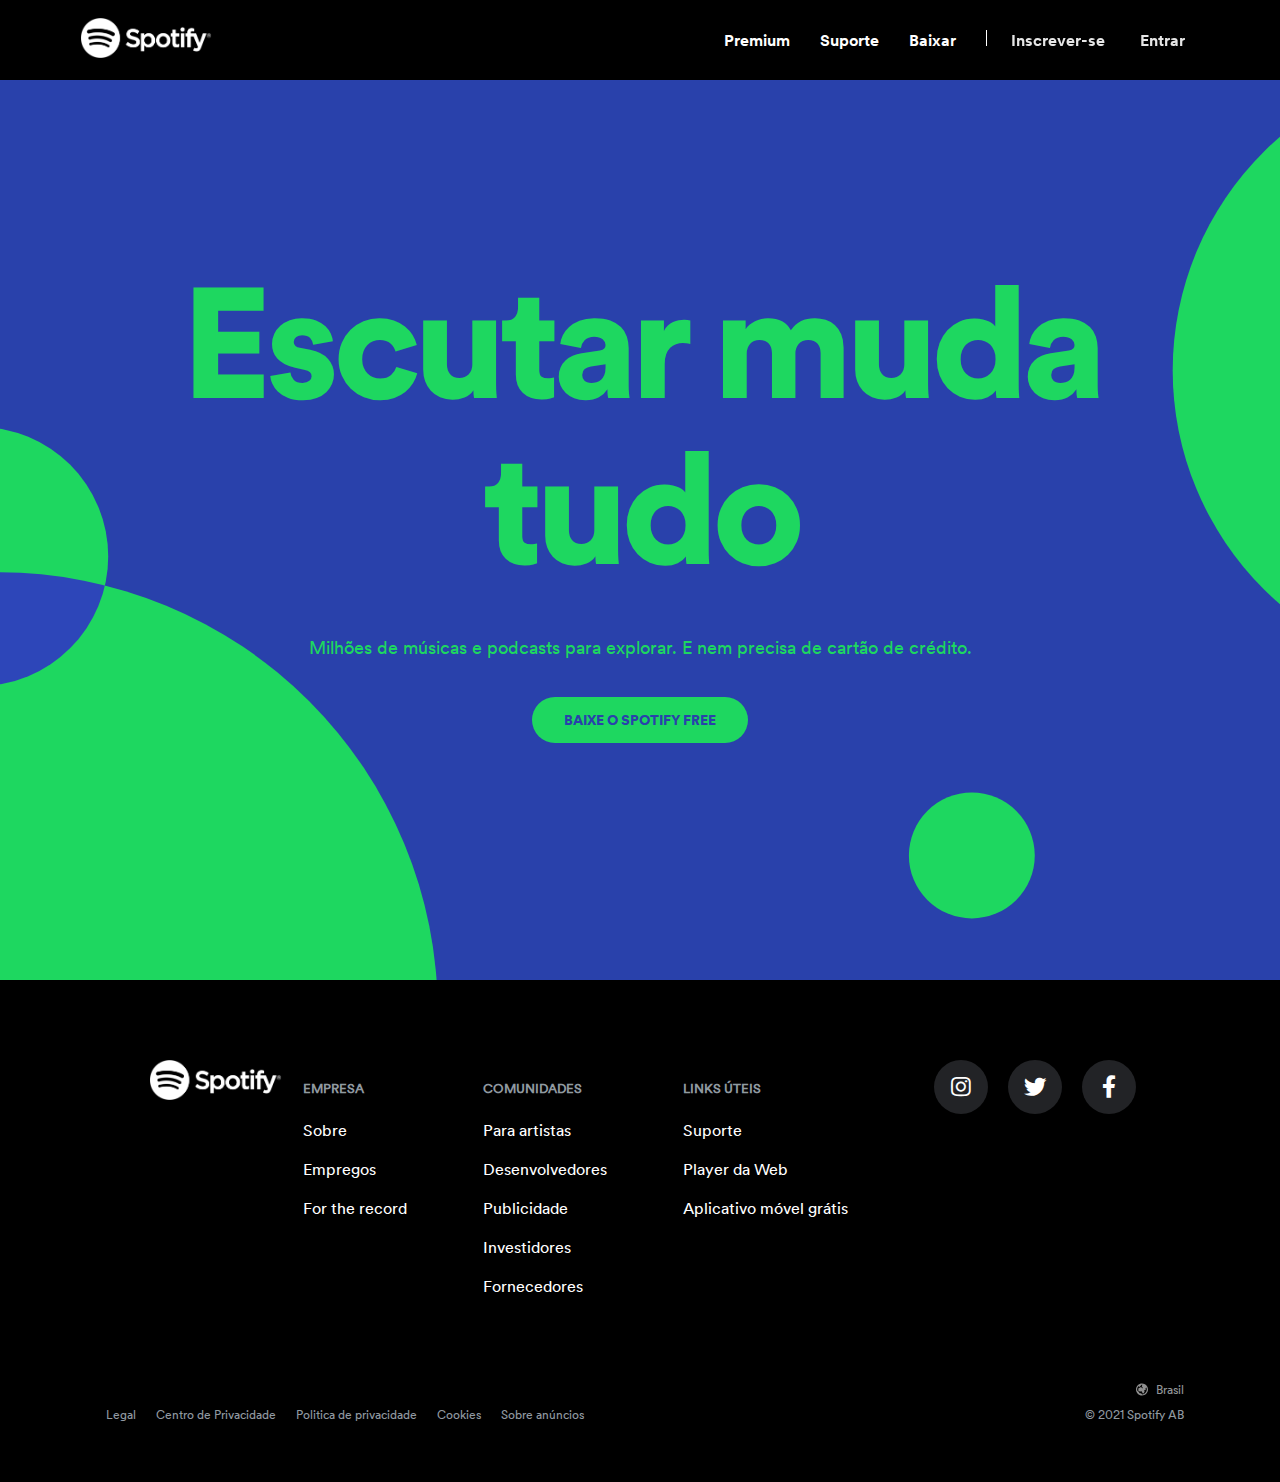
<file: index.html>
<!DOCTYPE html>
<html lang="pt-BR">

<head>
  <meta charset="UTF-8">
  <meta http-equiv="X-UA-Compatible" content="IE=edge">
  <meta name="viewport" content="width=device-width, initial-scale=1.0">
  <link rel="shortcut icon" href="./img/favicon.png" type="image/x-icon">
  <link href="https://cdnjs.cloudflare.com/ajax/libs/font-awesome/5.13.0/css/all.min.css" rel="stylesheet">
  <link rel="stylesheet" href="./css/style.css">
  <title>Escutar muda tudo - Spotify</title>
</head>

<body>
  <nav>
    <div class="nav_bg">
      <div class="nav_center">
        <div class="container">
          <div class="nav_logo">
            <a href="#"><img src="./img/spotifylogowhite.png" alt="Logo Spotify"></a>
          </div>
          <div class="nav_items">
            <ul>
              <li>
                <a href="premium.html">Premium</a>
              </li>
              <li>
                <a href="#">Suporte</a>
              </li>
              <li>
                <a href="#">Baixar</a>
              </li>
              <li>
                <a href="#">Inscrever-se</a>
              </li>
              <li>
                <a href="#">Entrar</a>
              </li>
            </ul>
          </div>
        </div>
      </div>
    </div>
  </nav>

  <main class="container-main">
    <h1>Escutar muda<br> tudo</h1>
    <p>Milhões de músicas e podcasts para explorar. E nem precisa de cartão de crédito.</p>
    <a href="#">
      <div class="btn">Baixe o spotify free
      </div>
    </a>
  </main>


  <footer id="footer">

    <div class="footer-content">
      <img src="./img/spotifylogowhite.png" alt="" class="logo">
      <ul class="footer-menu">
        <p>Empresa</p>
        <li class="footer-menu-item">
          Sobre
        </li>
        <li class="footer-menu-item">
          Empregos
        </li>
        <li class="footer-menu-item">
          For the record
        </li>
      </ul>

      <ul class="footer-menu">
        <p>Comunidades</p>
        <li class="footer-menu-item">
          Para artistas
        </li>
        <li class="footer-menu-item">
          Desenvolvedores
        </li>
        <li class="footer-menu-item">
          Publicidade
        </li>
        <li class="footer-menu-item">
          Investidores
        </li>
        <li class="footer-menu-item">
          Fornecedores
        </li>
      </ul>

      <ul class="footer-menu">
        <p>Links úteis</p>
        <li class="footer-menu-item">
          Suporte
        </li>
        <li class="footer-menu-item">
          Player da Web
        </li>
        <li class="footer-menu-item">
          Aplicativo móvel grátis
        </li>
      </ul>

      <div class="socials">
        <i class="fab fa-instagram"></i>
        <i class="fab fa-twitter"></i>
        <i class="fab fa-facebook-f"></i>
      </div>
    </div>
    <div class="footer-info">
      <ul class="footer-info-items">
        <li class="footer-info-item">Legal</li>
        <li class="footer-info-item">Centro de Privacidade</li>
        <li class="footer-info-item">Politica de privacidade</li>
        <li class="footer-info-item">Cookies</li>
        <li class="footer-info-item">Sobre anúncios</li>
      </ul>
      <div class="rights">
        <div class="country">
          <svg width="12" height="13" viewBox="0 0 12 13" xmlns="http://www.w3.org/2000/svg" aria-hidden="true"
            focusable="false" class="svelte-184rsfv">
            <path
              d="M6 0.624023C8.07255 0.624023 9.90309 1.68041 10.9815 3.28299C10.9819 3.28367 10.9822 3.28403 10.9825 3.28438C11.0029 3.30998 11.0209 3.33677 11.0363 3.36446C11.6453 4.30352 12 5.42315 12 6.62402C12 9.92265 9.32436 12.6079 6.02962 12.624C6.02732 12.6241 6.02495 12.6241 6.02258 12.6241L6 12.624C2.69149 12.624 0 9.93253 0 6.62402C0 3.31571 2.69149 0.624023 6 0.624023ZM6 1.78528C5.80411 1.78528 5.61089 1.79698 5.42102 1.81972C5.39755 1.91375 5.34896 2.0023 5.2765 2.07641L3.75157 3.63714C3.64024 3.75103 3.48978 3.812 3.33616 3.812C3.26752 3.812 3.19848 3.7998 3.1318 3.77483C2.91623 3.69359 2.76891 3.49277 2.75652 3.26265L2.74444 3.04725C1.77228 3.93289 1.16125 5.20844 1.16125 6.62402C1.16125 6.90513 1.18535 7.1807 1.23158 7.44881L2.11909 8.18538C2.12814 8.19266 2.13699 8.20053 2.14564 8.20859L2.91981 8.93437C2.99003 9.00007 3.04274 9.08228 3.07323 9.17374L3.37633 10.0793L3.83343 10.3016H4.86133C5.01514 10.3016 5.16285 10.3625 5.27182 10.4715L6.25621 11.4561C8.80567 11.3224 10.8387 9.20617 10.8387 6.62402C10.8387 5.8726 10.6666 5.16063 10.3596 4.52549L9.45716 5.24616L9.62455 5.6122C9.65956 5.68812 9.67726 5.77053 9.67726 5.85393V6.60784C9.67726 6.78014 9.60075 6.94358 9.46857 7.05393C9.3362 7.16407 9.16154 7.2103 8.99219 7.17902L8.05556 7.00751L8.52643 8.28855C8.58347 8.44354 8.57167 8.61544 8.49417 8.76139L7.67162 10.3097C7.58211 10.4783 7.41628 10.5907 7.22969 10.6136L7.15866 10.6179C6.94387 10.6179 6.74659 10.4991 6.64589 10.3093L6.25231 9.56742C6.24563 9.55444 6.23913 9.54126 6.23323 9.52788L5.91027 8.78833L5.5222 8.25412L4.15443 8.44118C4.0551 8.45475 3.9538 8.44255 3.86057 8.40518L2.68811 7.93765C2.46526 7.84855 2.3201 7.632 2.32244 7.39204L2.33879 5.84783C2.34095 5.65035 2.44304 5.46763 2.61022 5.3624L4.57554 4.12641C4.81058 3.97869 5.11781 4.01783 5.30801 4.22062L5.95905 4.91395L6.7818 5.23062L7.05303 5.13365L5.90181 3.48933C5.77849 3.3131 5.76256 3.08317 5.86051 2.89179L6.41732 1.80311C6.27976 1.7913 6.14057 1.78528 6 1.78528Z"
              fill="#8F8F8F"></path>
          </svg>
          <p>Brasil</p>
        </div>
        <p>&copy; 2021 Spotify AB</p>
      </div>
    </div>
  </footer>
  <div class="bg"></div>
</body>

</html>
</file>
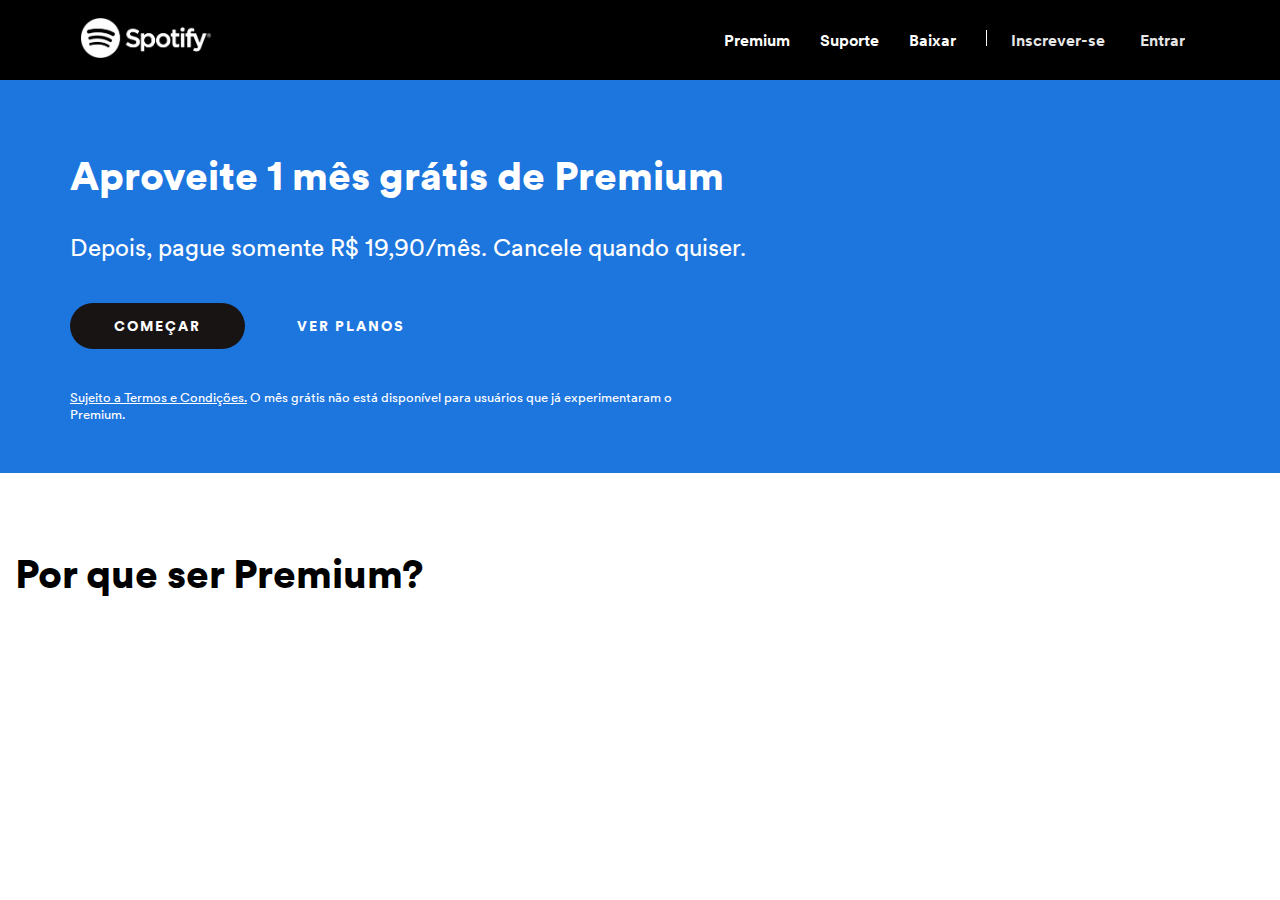
<file: premium.html>
<!DOCTYPE html>
<html lang="pt-BR">

<head>
  <meta charset="UTF-8">
  <meta http-equiv="X-UA-Compatible" content="IE=edge">
  <meta name="viewport" content="width=device-width, initial-scale=1.0">
  <link rel="stylesheet" href="./css/premium.css">
  <title>Spotify Premium - Spotify (BR)</title>
</head>

<body>
  <nav>
    <div class="nav_bg">
      <div class="nav_center">
        <div class="container">
          <div class="nav_logo">
            <a href="index.html"><img src="./img/spotifylogowhite.png" alt="Logo Spotify"></a>
          </div>
          <div class="nav_items">
            <ul>
              <li>
                <a href="premium.html">Premium</a>
              </li>
              <li>
                <a href="#">Suporte</a>
              </li>
              <li>
                <a href="#">Baixar</a>
              </li>
              <li>
                <a href="#">Inscrever-se</a>
              </li>
              <li>
                <a href="#">Entrar</a>
              </li>
            </ul>
          </div>
        </div>
      </div>
    </div>
  </nav>
  <section class="bg-planos">
    <div class="container-planos">
      <div class="planos">
        <h1>Aproveite 1 mês grátis de Premium</h1>
        <h2>Depois, pague somente R$ 19,90/mês. Cancele quando quiser.</h2>
        <a href="#" class="btn">Começar</a>
        <a href="#" class="oq">Ver Planos</a>
        <p> <a href="https://www.spotify.com/br/legal/premium-promotional-offer-terms/">Sujeito a Termos e
            Condições.</a> O mês grátis não está disponível para usuários que já experimentaram o</br>
          Premium.
        </p>
      </div>
    </div>
  </section>
  <section class="bg">
    <div class="container-premium">
      <h2>Por que ser Premium?</h2>
    </div>
  </section>
</body>

</html>
</file>
<file: css/style.css>
@font-face {
  font-family: "Caixetafont";
  src: url("../font/font.woff2") format("woff2");
}

@font-face {
  font-family: "CaixetaBlack";
  src: url("../font/Black.woff2") format("woff2");
}

@font-face {
  font-family: "Caixetafino";
  src: url("../font/Book.woff2") format("woff2");
}

* {
  margin: 0;
  padding: 0;
  box-sizing: border-box;
}

body {
  background-color: #2941ab;
}

a {
  text-decoration: none;
  color: #fff;
}

ul li {
  list-style: none;
}

.bg {
  position: absolute;
  top: 80px;
  pointer-events: none;
  width: 100%;
  z-index: -1;
  height: 100vh;
  text-align: center;
  display: flex;
  -webkit-box-align: center;
  align-items: center;
  flex-direction: column;
  -webkit-box-pack: center;
  justify-content: center;
  background-image: url(../img/fundo-spotify.svg);
  background-size: 175%;
  background-position: 46% 4%;
  -webkit-box-pack: center;
  justify-content: center;
  min-height: 846px;
}

.container {
  display: flex;
  justify-content: space-between;
  align-items: center;
  height: 80px;
  max-width: calc(100% - 10em);
  left: 5em;
  position: relative;
  width: 100%;
}

.nav_center {
  margin: 0 auto;
  max-width: 1300px;
}

.nav_bg {
  background: #000;
  height: 80px;
  width: 100%;
}

.nav_bg .nav_items ul {
  display: flex;
  font-family: "Caixetafont";
  font-size: 16px;
}

.nav_bg .nav_items ul li {
  padding: 0 15px;
}

.nav_bg .nav_items ul li:nth-child(3),
.nav_bg .nav_items ul li:nth-child(4) {
  padding-right: 40px;
}

.nav_bg .nav_items ul li:nth-child(5) {
  margin-left: -20px;
}

.nav_bg .nav_logo img {
  width: 132px;
  height: auto;
}

.container .nav_items ul li:nth-child(3)::after {
  content: "";
  height: 20%;
  width: 1px;
  background: #fff;
  position: absolute;
  margin-left: 30px;
}

.container .nav_items ul li:nth-child(4),
.container .nav_items ul li:nth-child(5) {
  opacity: 0.9;
}

.container .nav_items ul li a:hover {
  color: #1ed760;
}

.container-main {
  height: 80vh;
  margin: 0 auto;
  text-align: center;
  margin-bottom: 180px;
}

.container-main h1 {
  padding: 180px;
  font-family: "Caixetablack";
  font-size: 156px;
  letter-spacing: -7px;
  text-align: center;
  color: #1ed760;
  line-height: 166px;
  font-weight: bold;
  padding-bottom: 44px;
}

.container-main p {
  color: #1ed760;
  font-size: 18px;
  padding-bottom: 37px;
  font-family: "Caixetafino";
  line-height: 24px;
}

.container-main .btn {
  background: #1ed760;
  color: #2941ab;
  font-family: "Caixetablack";
  font-weight: 700;
  font-size: 14px;
  width: fit-content;
  margin: 0 auto;
  padding: 14px 32px;
  border-radius: 500px;
  text-transform: uppercase;
}

.container-main .btn:hover {
  background: #43e57d;
  transform: scale(1.05);
}

/*========== Footer ==========*/

#footer {
  width: 100%;
  background: black;
  color: white;
  padding: 60px 0;
}

#footer .footer-content {
  display: flex;
  width: 85%;
  padding-top: 20px;
  justify-content: space-around;
  margin: 0 auto;
}

#footer .footer-content .footer-menu {
  list-style: none;
  font-family: "Caixetafino";
}

#footer .footer-content .footer-menu p {
  margin: 20px 0;
}

#footer .footer-content .footer-menu .footer-menu-item {
  padding: 3px 0 15px;
}

#footer .footer-content .footer-menu .footer-menu-item:hover {
  color: #1ed760;
  cursor: pointer;
}

#footer .footer-content .footer-menu p {
  font-weight: bold;
  text-transform: uppercase;
  color: #9099a0;
  font-size: 13px;
}

/*  Socials  */

.socials {
  display: flex;
}

.socials i {
  display: flex;
  align-items: center;
  justify-content: center;
  margin: 0 10px;
  font-size: 1.4rem;
  background-color: #222326;
  border-radius: 50%;
  width: 54px;
  height: 54px;
}

.socials i:hover {
  color: #1ed760;
  cursor: pointer;
}

/*  Footer Info  */

footer {
  background: black;
}

.footer-content img {
  width: auto;
  height: 40px;
  padding: 0 15px;
  margin-right: -70px;
}

.footer-info {
  display: flex;
  justify-content: space-between;
  align-items: flex-end;
  width: 85%;
  margin: auto;
  color: #9099a0;
  font-family: "Caixetafino";
  font-size: 0.75rem;
  padding-top: 70px;
}

.footer-info .footer-info-items {
  display: flex;
  list-style: none;
}

.footer-info .footer-info-items .footer-info-item {
  margin: 0 10px;
}

.footer-info .footer-info-items .footer-info-item:hover {
  color: #1ed760;
  cursor: pointer;
}

.footer-info .rights .country {
  display: flex;
  justify-content: flex-end;
  align-items: center;
  margin-bottom: 10px;
  color: #919496;
}

.footer-info .rights .country p:hover {
  color: #1ed760;
  cursor: pointer;
}

svg.svelte-184rsfv {
  margin: 0 8px 0 0;
}
</file>
<file: css/premium.css>
@font-face {
  font-family: "Caixetafont";
  src: url("../font/font.woff2") format("woff2");
}

@font-face {
  font-family: "CaixetaBlack";
  src: url("../font/Black.woff2") format("woff2");
}

@font-face {
  font-family: "Caixetafino";
  src: url("../font/Book.woff2") format("woff2");
}

* {
  margin: 0;
  padding: 0;
  box-sizing: border-box;
}

a {
  text-decoration: none;
  color: #fff;
}

ul li {
  list-style: none;
}

.container {
  display: flex;
  justify-content: space-between;
  align-items: center;
  height: 80px;
  max-width: calc(100% - 10em);
  left: 5em;
  position: relative;
  width: 100%;
}

.nav_center {
  margin: 0 auto;
  max-width: 1300px;
}

.nav_bg {
  background: #000;
  height: 80px;
  width: 100%;
}

.nav_bg .nav_items ul {
  display: flex;
  font-family: "Caixetafont";
  font-size: 16px;
}

.nav_bg .nav_items ul li {
  padding: 0 15px;
}

.nav_bg .nav_items ul li:nth-child(3),
.nav_bg .nav_items ul li:nth-child(4) {
  padding-right: 40px;
}

.nav_bg .nav_items ul li:nth-child(5) {
  margin-left: -20px;
}

.nav_bg .nav_logo img {
  width: 132px;
  height: auto;
}

.container .nav_items ul li:nth-child(3)::after {
  content: "";
  height: 20%;
  width: 1px;
  background: #fff;
  position: absolute;
  margin-left: 30px;
}

.container .nav_items ul li:nth-child(4),
.container .nav_items ul li:nth-child(5) {
  opacity: 0.9;
}

.container .nav_items ul li a:hover {
  color: #1ed760;
}

.bg-planos {
  width: 100%;
  height: 393px;
  background: #1d75de;
}

.container-planos {
  display: flex;
  align-items: center;
  margin: 0 auto;
  max-width: 1140px;
}

.planos h1 {
  font-family: "Caixetablack";
  color: #fff;
  margin-top: 70px;
  font-size: 40px;
}

.planos h2 {
  font-family: "Caixetafino";
  margin-top: 30px;
  font-weight: 400;
  color: #fff;
  margin-bottom: 40px;
}

.planos .btn {
  display: inline-block;
  background: #191414;
  font-family: "Caixetablack";
  font-weight: 700;
  font-size: 14px;
  letter-spacing: 2px;
  margin: 0 4px 0 0;
  padding: 14px 44px;
  border-radius: 500px;
  text-transform: uppercase;
}

.planos .btn:hover {
  background: #000;
  transform: scale(1.05);
}

.planos .oq {
  display: inline-block;
  background: #1d75de;
  font-family: "Caixetablack";
  font-weight: 700;
  font-size: 14px;
  letter-spacing: 2px;
  margin: 0 auto;
  padding: 14px 44px;
  border-radius: 500px;
  text-transform: uppercase;
}

.planos .oq:hover {
  background: #1a69c7;
  transform: scale(1.05);
}

.planos p {
  margin-top: 40px;
  color: #fff;
  font-family: "Caixetafino";
  font-size: 13px;
}

.planos p a {
  text-decoration: underline;
}

/* .bg {
    background: #fff;
  } */

.container-premium {
  max-width: 1170px;
  padding: 75px 15px;
}

.bg h2 {
  font-family: "CaixetaBlack";
  display: block;
  font-size: 40px;
}
</file>
